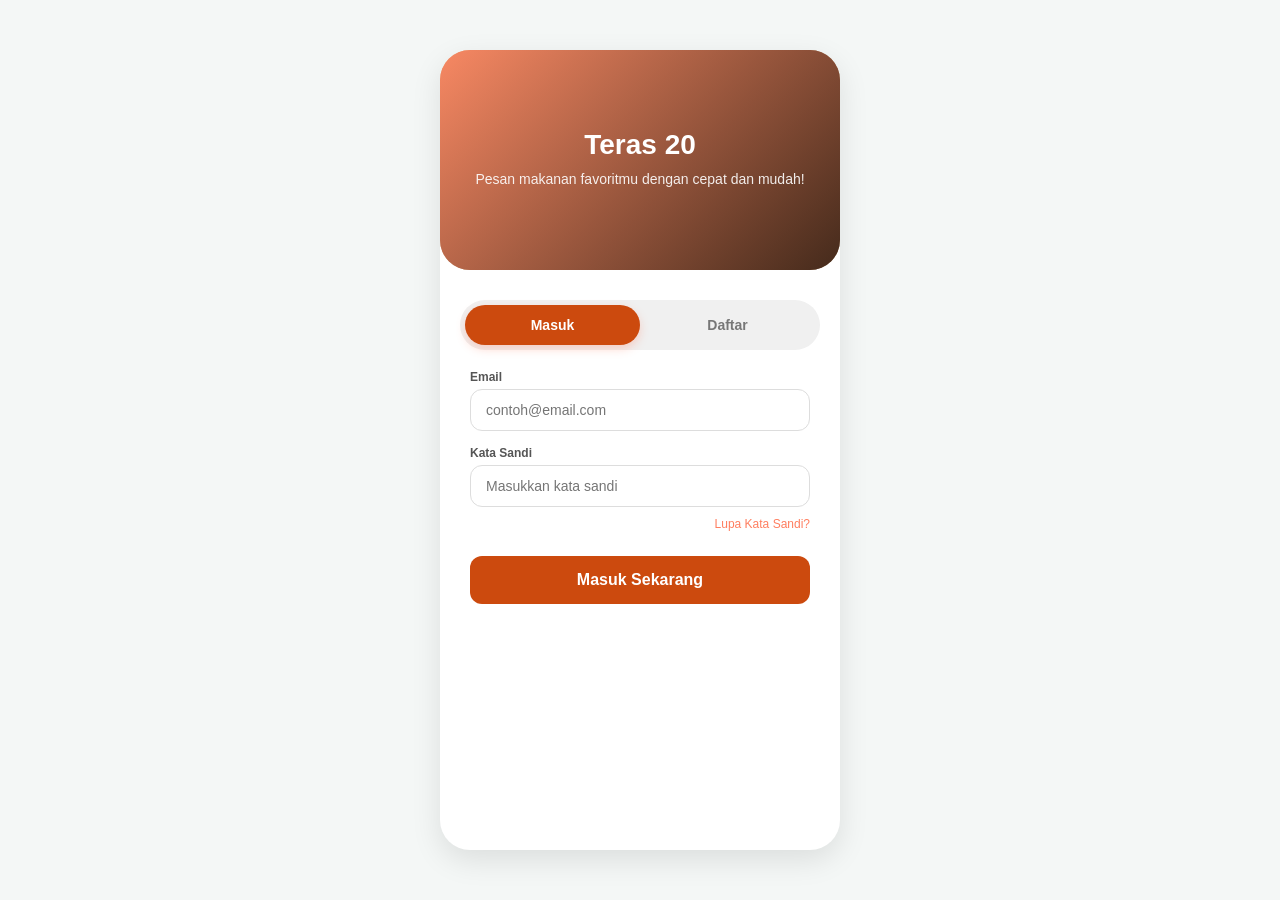
<file: index.html>
<!DOCTYPE html>
<html lang="id">
<head>
    <meta charset="UTF-8">
    <meta name="viewport" content="width=device-width, initial-scale=1.0">
    <title>Login & Daftar - Pemesanan Makanan</title>
    <link rel="stylesheet" href="index_style.css">
    <style>
        .submit-btn:disabled {
            background: #ccc !important;
            cursor: not-allowed;
            box-shadow: none !important;
        }

        /* ==========================================================================
           GAYA TAMBAHAN UNTUK IMAGE SLIDER
           ========================================================================== */
        .landing-header {
            position: relative; /* Wajib agar slide dan overlay bisa memposisikan diri */
            overflow: hidden;   /* Menyembunyikan gambar yang keluar jalur radius */
            padding: 60px 20px 40px;
            text-align: center;
            border-bottom-left-radius: 30px;
            border-bottom-right-radius: 30px;
            margin-bottom: 30px;
            min-height: 220px;
        }

        /* Container utama slide */
        .slider-container {
            position: absolute;
            top: 0;
            left: 0;
            width: 100%;
            height: 100%;
            z-index: 0;
        }

        /* Pengaturan tiap gambar slide */
        .slide {
            position: absolute;
            top: 0;
            left: 0;
            width: 100%;
            height: 100%;
            background-size: cover;
            background-position: center;
            opacity: 0;
            transition: opacity 1s ease-in-out; /* Efek transisi halus saat berganti foto */
        }

        /* Menampilkan slide yang aktif */
        .slide.active {
            opacity: 1;
        }

        /* Lapisan Gelap/Gradasi transparan agar teks putih tetap kontras & terbaca */
        .slider-overlay {
            position: absolute;
            top: 0;
            left: 0;
            width: 100%;
            height: 100%;
            background: linear-gradient(135deg, rgba(255, 126, 95, 0.75), rgba(45, 26, 22, 0.75));
            z-index: 1;
        }

        /* Konten teks harus berada di lapisan paling atas */
        .header-content {
            position: relative;
            z-index: 2;
            color: white;
        }
    </style>
</head>
<body>

<div class="app-container">

    <header class="landing-header">
        <div class="slider-container">
            <div class="slide active" style="background-image: url('https://i.pinimg.com/1200x/d3/7b/f1/d37bf17c96e03b533f0f4b1c9b130011.jpg');"></div>
            <div class="slide" style="background-image: url('https://i.pinimg.com/1200x/3f/6f/d5/3f6fd55b47e3d64712d39be435cecbad.jpg');"></div>
            <div class="slide" style="background-image: url('https://i.pinimg.com/736x/a6/02/56/a60256f8d4f3e6773fbcfb9c1fbec35c.jpg');"></div>
        </div>
        
        <div class="slider-overlay"></div>

        <div class="header-content">
            <span class="emoji"></span>
            <h1>Teras 20</h1>
            <p>Pesan makanan favoritmu dengan cepat dan mudah!</p>
        </div>
    </header>

    <div class="auth-toggle">
        <button class="toggle-btn active" id="btn-login" onclick="switchTab('login')">Masuk</button>
        <button class="toggle-btn" id="btn-register" onclick="switchTab('register')">Daftar</button>
    </div>

    <div class="form-container">
        
        <form id="form-login" class="auth-form active">
            <div class="input-group">
                <label for="login-email">Email</label>
                <input type="email" id="login-email" placeholder="contoh@email.com" required>
            </div>
            
            <div class="input-group">
                <label for="login-password">Kata Sandi</label>
                <input type="password" id="login-password" placeholder="Masukkan kata sandi" required>
            </div>

            <a href="#" class="forgot-password">Lupa Kata Sandi?</a>

            <button type="submit" class="submit-btn">Masuk Sekarang</button>
        </form>

        <form id="form-register" class="auth-form">
            <div class="input-group">
                <label for="reg-name">Nama Lengkap</label>
                <input type="text" id="reg-name" placeholder="Misal: Gita Astiya" required>
            </div>

            <div class="input-group">
                <label for="reg-email">Email</label>
                <input type="email" id="reg-email" placeholder="contoh@email.com" required>
            </div>
            
            <div class="input-group">
                <label for="reg-password">Kata Sandi</label>
                <input type="password" id="reg-password" placeholder="Buat kata sandi minimal 6 karakter" minlength="6" required>
            </div>

            <button type="submit" class="submit-btn">Buat Akun</button>
        </form>

    </div>

</div>

<script src="index.js"></script>

</body>
</html>
</file>
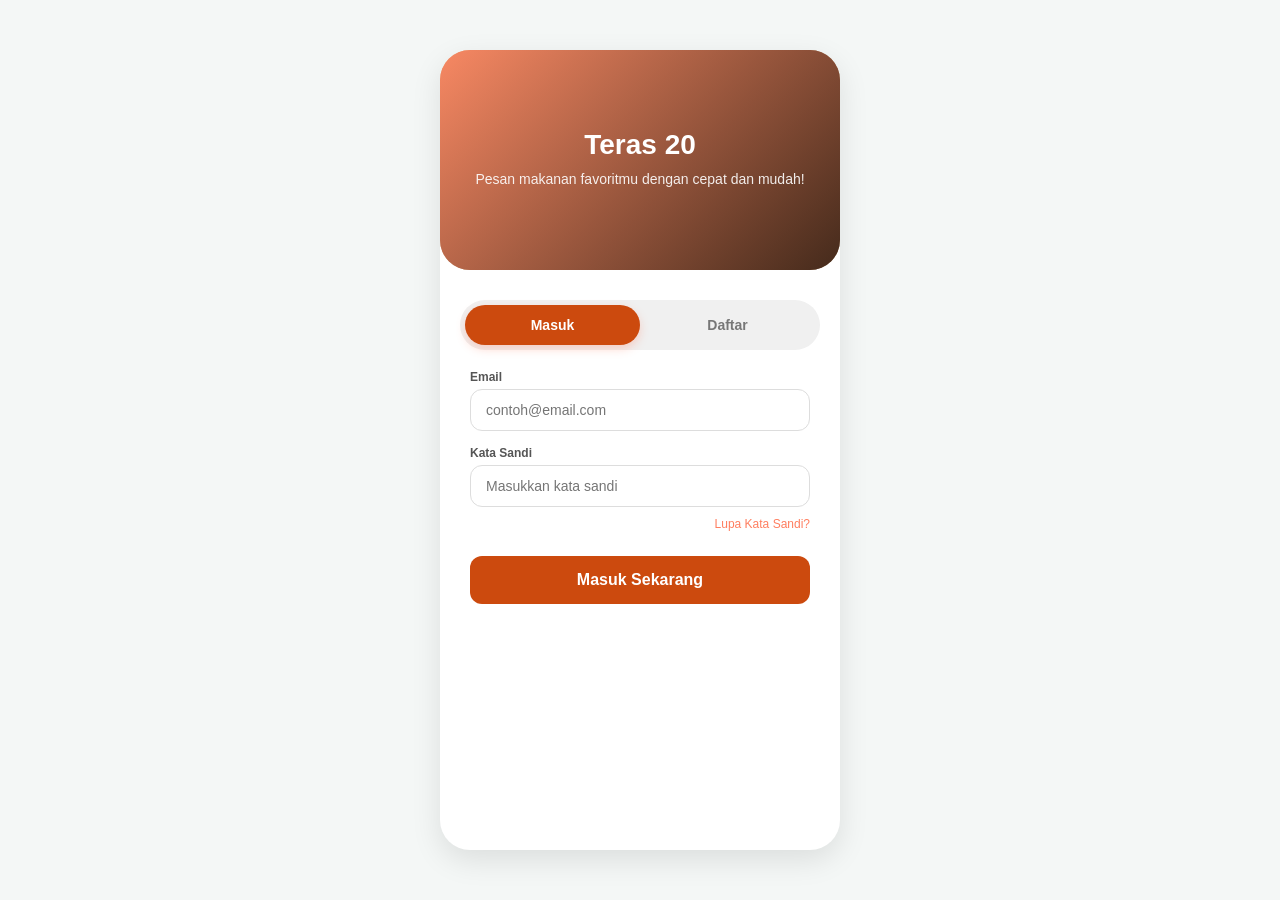
<file: chart.html>
<!DOCTYPE html>
<html lang="id">
<head>
    <meta charset="UTF-8">
    <meta name="viewport" content="width=device-width, initial-scale=1.0, maximum-scale=1.0, user-scalable=no">
    <title>Keranjang Belanja</title>
    <link rel="stylesheet" href="detail_pesanan.css"> 
    <style>
        /* Style Tambahan Keranjang */
        .cart-item {
            display: flex;
            align-items: center;
            justify-content: space-between;
            border-bottom: 1px solid #ddd;
            padding: 15px 0;
        }
        .cart-info {
            flex: 1;
            margin-right: 10px;
        }
        .cart-info h4 {
            margin: 0 0 5px 0;
            font-size: 16px;
        }
        .cart-info p {
            margin: 2px 0;
            font-size: 14px;
            color: #555;
        }

        .btn-hapus {
            background-color: #e74c3c;
            color: white;
            border: none;
            padding: 8px 12px;
            border-radius: 5px;
            cursor: pointer;
            font-size: 13px;
        }
        .btn-hapus:disabled {
            background-color: #bdc3c7;
        }

        .total-section {
            margin-top: 20px;
            padding-top: 15px;
            border-top: 2px solid #333;
            text-align: right;
        }

        /* Layout Tombol Aksi Bawah (Sejajar) */
        .bottom-actions {
            display: flex;
            gap: 10px;
            margin-top: 20px;
        }

        .btn-kembali {
            background-color: #7f8c8d;
            color: white;
            border: none;
            padding: 12px 15px;
            border-radius: 6px;
            text-decoration: none;
            text-align: center;
            flex: 1;
            font-size: 14px;
            display: inline-block;
        }

        .btn-lanjutkan-main {
            background-color: #2ecc71;
            color: white;
            border: none;
            padding: 12px 15px;
            border-radius: 6px;
            cursor: pointer;
            text-align: center;
            flex: 1;
            font-size: 14px;
            font-weight: 600;
        }
        .btn-lanjutkan-main:hover {
            background-color: #27ae60;
        }
        .btn-lanjutkan-main:disabled {
            background-color: #bdc3c7;
            cursor: not-allowed;
        }
    </style>
</head>
<body>
    <div class="app-container">
        <h2>Keranjang Belanja</h2>
        <p id="user-display" style="font-size: 14px; color: #7f8c8d; margin-bottom: 20px;"></p>

        <div id="cart-list">
            <p style="text-align: center; color: #7f8c8d;">Memuat isi keranjang...</p>
        </div>

        <div class="total-section" id="total-section" style="display: none;">
            <h3>Total Pembayaran: <span id="grand-total" style="color: #e74c3c;">Rp 0</span></h3>
        </div>

        <!-- Tombol Aksi Sejajar -->
        <div class="bottom-actions">
            <a href="landing_page.html" class="btn-kembali">← Kembali Belanja</a>
            <button id="btn-checkout" class="btn-lanjutkan-main">Lanjutkan Pembayaran →</button>
        </div>
    </div> <!-- Ditambahkan penutup app-container yang sempat hilang -->

    <script src="script_chart.js"></script>
</body>
</html>
</file>
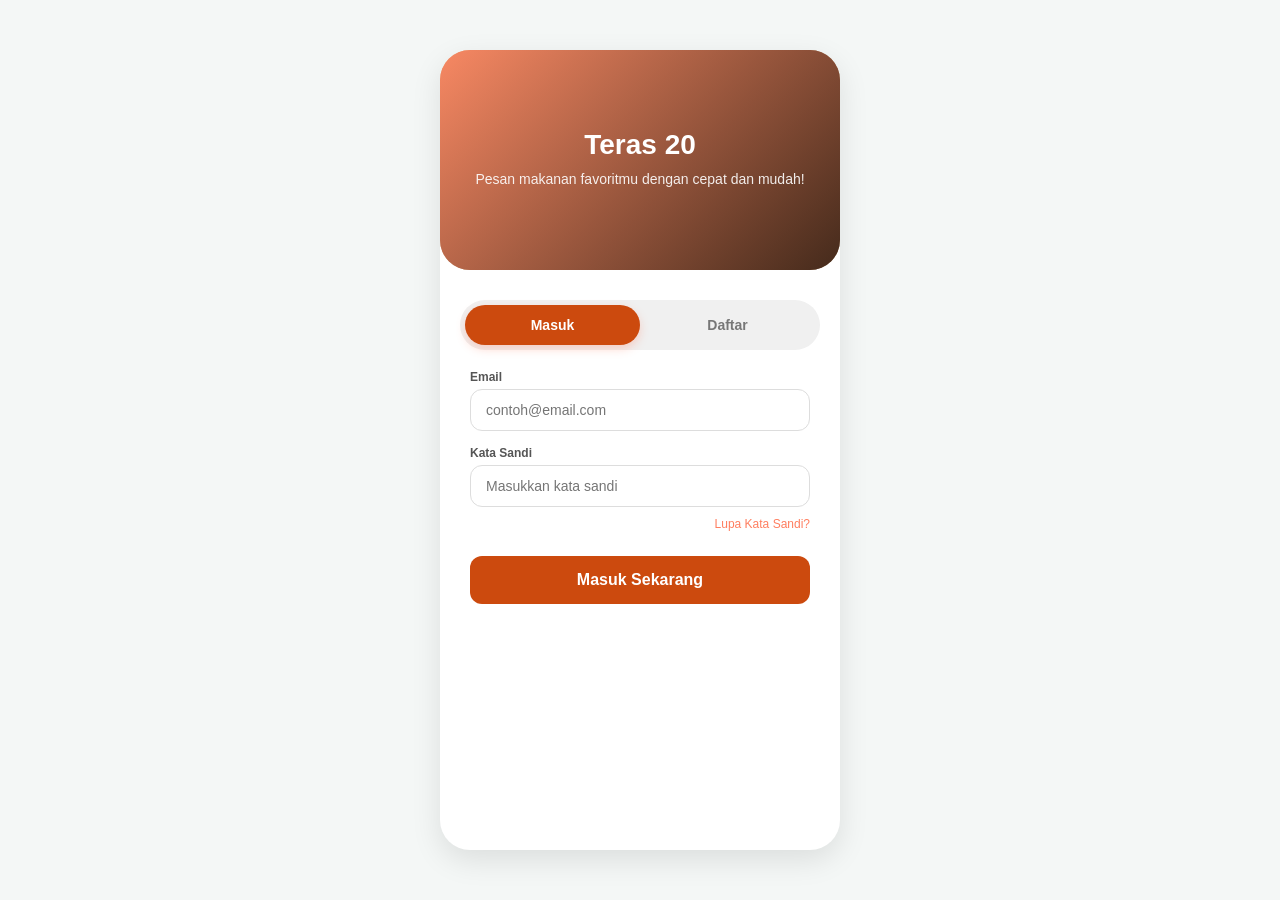
<file: detail_pesanan.html>
<!DOCTYPE html>
<html lang="id">
<head>
    <meta charset="UTF-8">
    <meta name="viewport" content="width=device-width, initial-scale=1.0, maximum-scale=1.0, user-scalable=no">
    <title>Detail Pemesanan</title>
    <link rel="stylesheet" href="detail_pesanan.css">
</head>
<body>
    <div class="app-container">
        <h2 id="nama-produk">Memuat...</h2>
        
        <img id="img-produk" src="" alt="Produk">
        
        <p id="harga-produk"></p>
        <p id="total-harga" style="font-weight: bold; color: #e74c3c; margin-top: 5px;"></p>
        
        <div class="qty-control">
            <button onclick="updateQty(-1)">-</button>
            <span id="qty">1</span>
            <button onclick="updateQty(1)">+</button>
        </div>
        
        <textarea id="catatan" placeholder="Tambahkan catatan (misal: pedas)"></textarea>
        
        <button id="btn-submit-order" onclick="submitOrder()">Tambah ke Keranjang</button>
    </div>
    <script src="script_detail.js"></script>
</body>
</html>
</file>
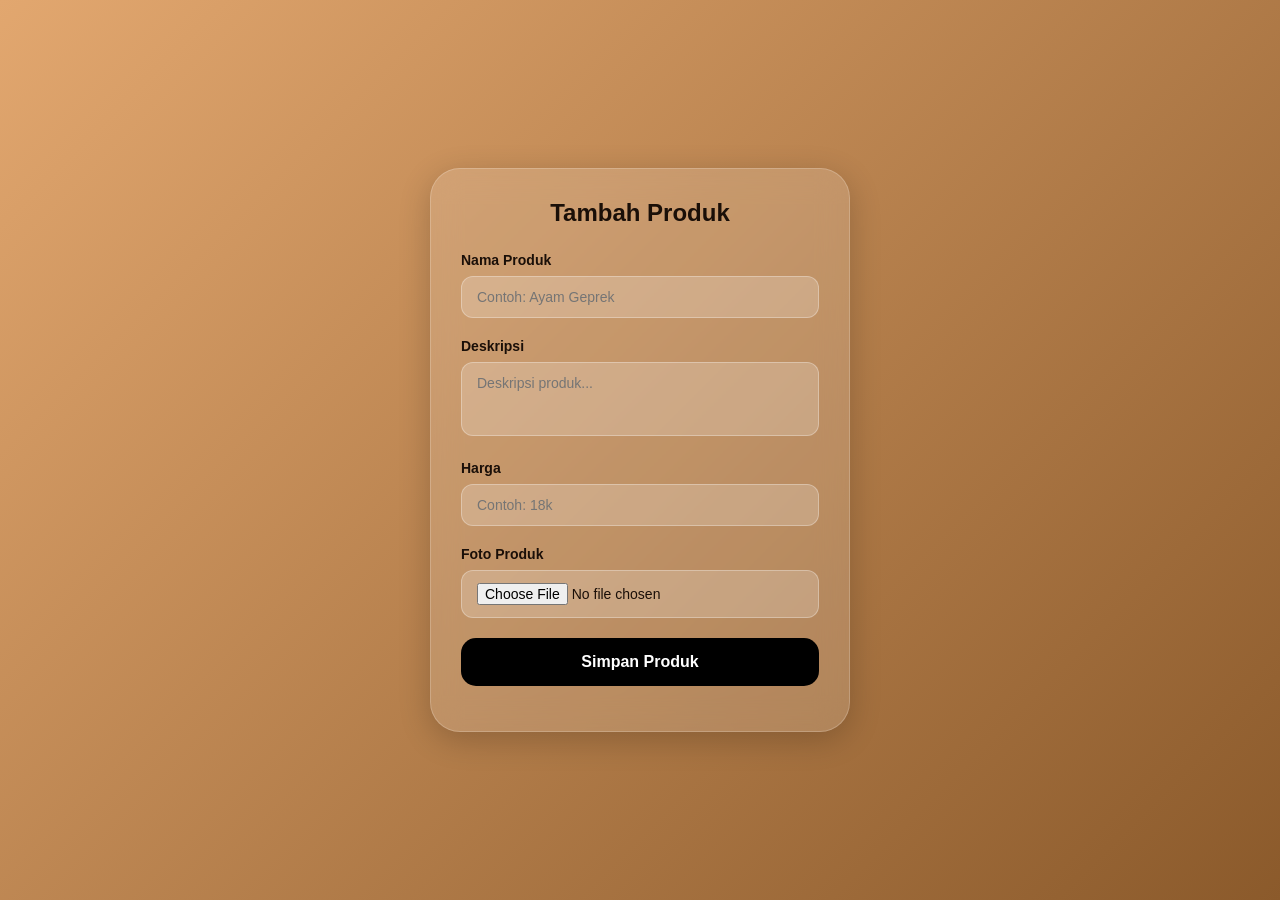
<file: input_produk.html>
<!DOCTYPE html>
<html lang="id">
<head>
    <meta charset="UTF-8">
    <meta name="viewport" content="width=device-width, initial-scale=1.0">
    <title>Input Produk</title>
    <link rel="stylesheet" href="input_produk.css">
</head>
<body>

<div class="glass-form">
    <h2>Tambah Produk</h2>

    <div class="input-group">
        <label>Nama Produk</label>
        <input type="text" id="nama" placeholder="Contoh: Ayam Geprek">
    </div>

    <div class="input-group">
        <label>Deskripsi</label>
        <textarea id="deskripsi" rows="3" placeholder="Deskripsi produk..."></textarea>
    </div>

    <div class="input-group">
        <label>Harga</label>
        <input type="text" id="harga" placeholder="Contoh: 18k">
    </div>

    <div class="input-group">
        <label>Foto Produk</label>
        <input type="file" id="gambar" accept="image/*">
        <div class="preview" id="previewBox">
            <img id="previewImg">
        </div>
    </div>

    <button class="btn-save" id="btnSubmit">
        Simpan Produk
    </button>

    <p id="status"></p>
</div>

<script src="input_produk.js"></script>

</body>
</html>
</file>
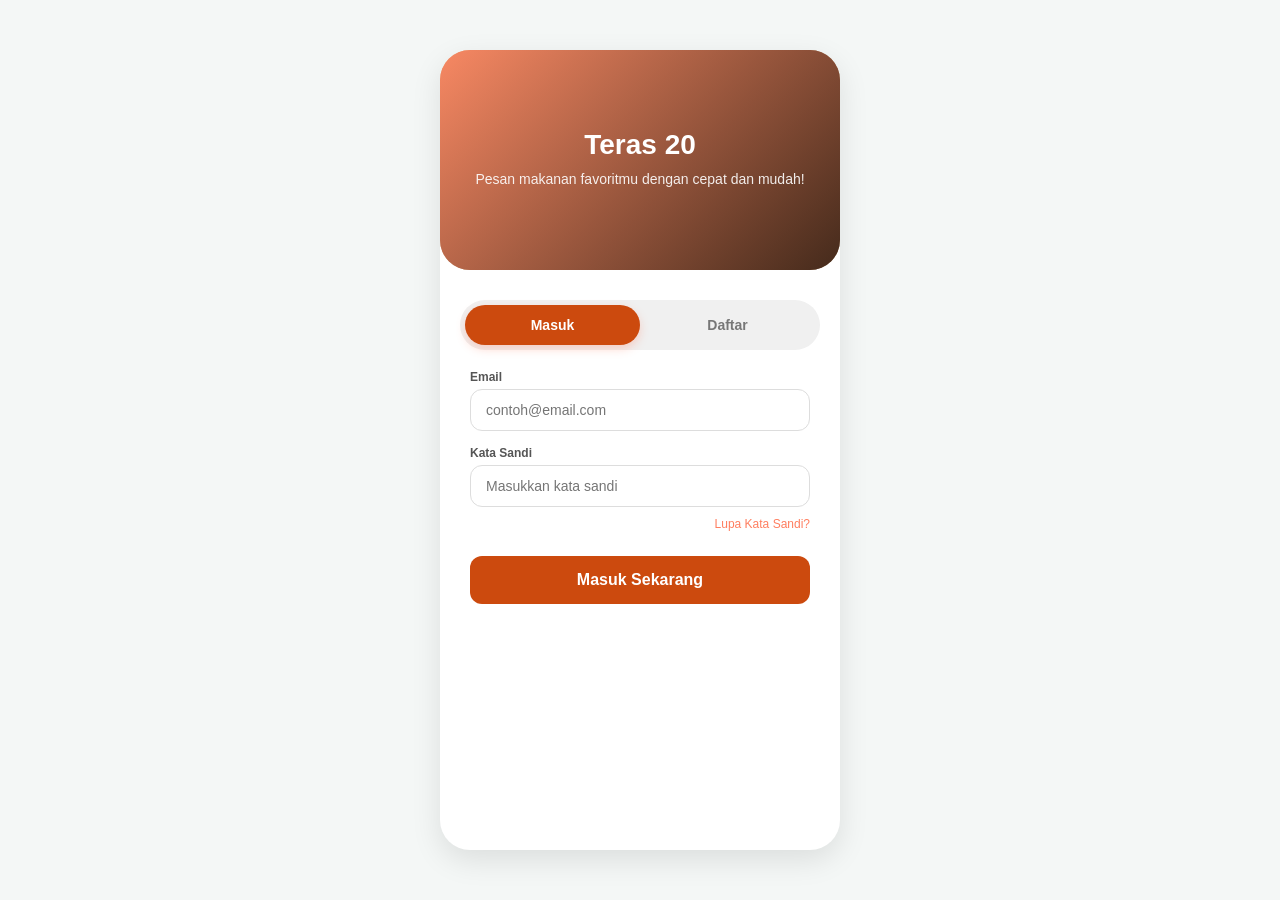
<file: landing_page.html>
<!DOCTYPE html>
<html lang="id">
<head>
    <meta charset="UTF-8">
    <meta name="viewport" content="width=device-width, initial-scale=1.0">
    <title>Pemesanan Makanan</title>
    <link rel="stylesheet" href="landing_page.css">
</head>
<body>

<div class="app-container">

    <header class="header">
        <div class="top-bar">
            <div class="menu-icon">
                <span></span>
                <span></span>
            </div>
            <div class="profile-pic"></div>
        </div>
        <h1 id="user-greeting">Hallo Pelanggan !</h1>
        <p class="subtitle">apa yang ingin Anda makan hari ini?</p>
    </header>

    <div class="search-container">
        <input type="text" class="search-input" placeholder="Cari makanan favoritmu..." id="search-food">
        <button class="search-btn" onclick="jalankanPencarian()">
            <svg viewBox="0 0 24 24">
                <circle cx="11" cy="11" r="8"></circle>
                <line x1="21" y1="21" x2="16.65" y2="16.65"></line>
            </svg>
        </button>
    </div>

    <div class="food-grid" id="product-grid">
        <p style="grid-column: span 2; text-align:center; color:#1a0f08; font-weight:600;">Memuat menu...</p>
    </div>

    <footer class="bottom-nav">
        <div class="nav-item">
            <svg viewBox="0 0 24 24">
                <path d="M3 9l9-7 9 7v11a2 2 0 0 1-2 2H5a2 2 0 0 1-2-2z"></path>
                <polyline points="9 22 9 12 15 12 15 22"></polyline>
            </svg>
            <span>Home</span>
        </div>
        
     <a href="chart.html" class="nav-item" style="text-decoration: none; color: inherit; cursor: pointer; position: relative;">
    <div style="position: relative; display: inline-block;">
        <svg viewBox="0 0 24 24" width="24" height="24">
            <rect x="6" y="7" width="12" height="12" rx="2"></rect>
            <path d="M9 7V5a3 3 0 0 1 6 0v2"></path>
        </svg>
        
        <!-- Span Badge dengan class cart-badge -->
        <span id="cart-badge" class="cart-badge" style="display: none;">0</span>
    </div>
    <span>Cart</span>
</a>
        
      <a href="transaksi.html" class="nav-item" style="text-decoration: none; color: inherit; cursor: pointer;">
    <svg viewBox="0 0 24 24">
        <rect x="4" y="4" width="16" height="16" rx="2"></rect>
        <line x1="9" y1="9" x2="15" y2="9"></line>
        <line x1="9" y1="13" x2="15" y2="13"></line>
        <line x1="9" y1="17" x2="13" y2="17"></line>
    </svg>
    <span>Orders</span>
</a>
        
        <div class="nav-item active" onclick="logout()" style="cursor: pointer;">
            <svg viewBox="0 0 24 24">
                <path d="M9 21H5a2 2 0 0 1-2-2V5a2 2 0 0 1 2-2h4"></path>
                <polyline points="16 17 21 12 16 7"></polyline>
                <line x1="21" y1="12" x2="9" y2="12"></line>
            </svg>
            <span>Logout</span>
        </div>
    </footer>
</div>

<script src="script_landing.js"></script>

</body>
</html>
</file>
<file: index_style.css>
/* Proteksi tambahan untuk browser yang bandel */
html {
    background-color: #ffffff !important;
    color-scheme: light only;
    color: #000000 !important;
}

/* Mematikan fitur invert warna otomatis pada semua elemen */
* {
    -webkit-text-size-adjust: 100%;
    scrollbar-color: #e96711 #ffffff;
}
/* === RESET & VARIABEL === */
* {
    box-sizing: border-box;
    margin: 0;
    padding: 0;
    font-family: 'Segoe UI', Tahoma, Geneva, Verdana, sans-serif;
}

body {
    background-color: #f4f7f6;
    display: flex;
    justify-content: center;
    align-items: center;
    min-height: 100vh;
}

/* === CONTAINER APLIKASI === */
.app-container {
    width: 100%;
    max-width: 400px;
    background-color: #ffffff;
    min-height: 100vh;
    position: relative;
    box-shadow: 0 10px 30px rgba(0, 0, 0, 0.1);
    overflow: hidden;
    display: flex;
    flex-direction: column;
}

@media (min-width: 450px) {
    .app-container {
        min-height: 800px;
        border-radius: 30px;
        margin: 20px 0;
    }
}

/* === HEADER LANDING PAGE === */
.landing-header {
    background: linear-gradient(135deg, #e2a76f 0%, #8b5a2b 100%);
    color: white;
    padding: 60px 20px 40px;
    text-align: center;
    border-bottom-left-radius: 30px;
    border-bottom-right-radius: 30px;
    margin-bottom: 30px;
}

.landing-header h1 {
    font-size: 28px;
    margin-bottom: 10px;
}

.landing-header .emoji {
    font-size: 50px;
    margin-bottom: 15px;
    display: inline-block;
}

.landing-header p {
    font-size: 14px;
    opacity: 0.9;
}

/* === TOGGLE MENU (LOGIN / DAFTAR) === */
.auth-toggle {
    display: flex;
    justify-content: center;
    margin: 0 20px 20px;
    background: #f0f0f0;
    border-radius: 30px;
    padding: 5px;
}

.toggle-btn {
    flex: 1;
    padding: 12px 0;
    border: none;
    background: transparent;
    border-radius: 25px;
    font-size: 14px;
    font-weight: 600;
    color: #777;
    cursor: pointer;
    transition: all 0.3s ease;
}

.toggle-btn.active {
    background: #cc4a0e;
    color: white;
    box-shadow: 0 4px 10px rgba(255, 126, 95, 0.3);
}

/* === FORM CONTAINER === */
.form-container {
    padding: 0 30px;
    flex: 1;
    display: flex;
    flex-direction: column;
}

.auth-form {
    display: none;
    flex-direction: column;
    animation: fadeIn 0.4s ease-in-out;
}

.auth-form.active {
    display: flex;
}

/* Input Styling */
.input-group {
    margin-bottom: 15px;
}

.input-group label {
    display: block;
    font-size: 12px;
    font-weight: 600;
    color: #555;
    margin-bottom: 5px;
}

.input-group input {
    width: 100%;
    padding: 12px 15px;
    border: 1px solid #ddd;
    border-radius: 12px;
    font-size: 14px;
    transition: all 0.3s;
    outline: none;
}

.input-group input:focus {
    border-color: #8b5a2b;
    box-shadow: 0 0 0 3px rgba(255, 126, 95, 0.1);
}

/* Tombol Aksi */
.submit-btn {
    background: #cc4a0e;
    color: white;
    border: none;
    padding: 15px;
    border-radius: 12px;
    font-size: 16px;
    font-weight: bold;
    margin-top: 10px;
    cursor: pointer;
    transition: 0.3s;
}

.submit-btn:hover {
    background: #e66a4f;
}

/* Lupa Password */
.forgot-password {
    text-align: right;
    font-size: 12px;
    color: #ff7e5f;
    margin-top: -5px;
    margin-bottom: 15px;
    text-decoration: none;
}

/* Animasi */
@keyframes fadeIn {
    from { opacity: 0; transform: translateY(10px); }
    to { opacity: 1; transform: translateY(0); }
}
</file>
<file: detail_pesanan.css>
/* ==========================================================================
   DETAIL PESANAN - RESPONSIVE & STABLE
   ========================================================================== */
/* Proteksi tambahan untuk browser yang bandel */
html {
    background-color: #ffffff !important;
    color-scheme: light only;
    color: #000000 !important;
}

/* Mematikan fitur invert warna otomatis pada semua elemen */
* {
    -webkit-text-size-adjust: 100%;
    scrollbar-color: #e96711 #ffffff;
}
/* 1. Paksa Browser agar tidak melakukan auto-invert warna */
:root {
    color-scheme: light; 
}

* {
    margin: 0;
    padding: 0;
    box-sizing: border-box;
    font-family: 'Segoe UI', Roboto, Helvetica, Arial, sans-serif;
    -webkit-tap-highlight-color: transparent; /* Hilangkan efek kotak saat klik di HP */
}

body {
    background: linear-gradient(135deg, #e96711 0%, #8b5a2b 100%);
    background-attachment: fixed;
    min-height: 100vh;
    display: flex;
    justify-content: center;
    align-items: center;
    padding: 20px;
    /* Mencegah browser melakukan invert warna pada body */
    filter: none; 
}

.app-container {
    width: 100%;
    max-width: 400px;
    background: #ffffff; /* Menggunakan solid white agar konsisten di semua mode */
    padding: 25px;
    border-radius: 30px;
    box-shadow: 0 10px 30px rgba(0,0,0,0.15);
}

/* Detail Produk */
#nama-produk {
    font-size: 22px;
    font-weight: 800;
    margin-bottom: 15px;
    color: #1a0f08;
    line-height: 1.2;
}

#img-produk {
    width: 100%;
    height: 200px;
    object-fit: cover;
    border-radius: 20px;
    margin-bottom: 20px;
    display: block;
    background-color: #f0f0f0; /* Placeholder jika gambar belum loading */
}

#harga-produk {
    font-size: 18px;
    font-weight: 800;
    color: #d35400;
    margin-bottom: 20px;
}

/* Kontrol Kuantitas */
.qty-control {
    display: flex;
    align-items: center;
    justify-content: center;
    gap: 20px;
    margin-bottom: 25px;
    background: #fdf2e9;
    padding: 8px;
    border-radius: 15px;
}

.qty-control button {
    width: 40px;
    height: 40px;
    border: none;
    border-radius: 12px;
    background: #25211e;
    color: white;
    font-size: 20px;
    cursor: pointer;
    transition: transform 0.1s;
}

.qty-control button:active {
    transform: scale(0.95);
}

#qty {
    font-size: 18px;
    font-weight: 700;
    color: #1a0f08;
    min-width: 30px;
    text-align: center;
}

/* Catatan & Tombol */
#catatan {
    width: 100%;
    height: 80px;
    padding: 12px;
    border: 1px solid #ddd;
    border-radius: 15px;
    margin-bottom: 20px;
    resize: none;
    font-size: 14px;
    outline: none;
    color: #333;
}

#catatan:focus {
    border-color: #e96711;
}

#btn-submit-order {
    width: 100%;
    padding: 16px;
    background-color: #25211e;
    color: #ffffff;
    border: none;
    border-radius: 15px;
    font-size: 16px;
    font-weight: 700;
    cursor: pointer;
    transition: background 0.2s;
}

#btn-submit-order:hover {
    background-color: #000000;
}
</file>
<file: input_produk.css>
/* Proteksi tambahan untuk browser yang bandel */
html {
    background-color: #ffffff !important;
    color-scheme: light only;
    color: #000000 !important;
}

/* Mematikan fitur invert warna otomatis pada semua elemen */
* {
    -webkit-text-size-adjust: 100%;
    scrollbar-color: #e96711 #ffffff;
}

        *{
            margin:0;
            padding:0;
            box-sizing:border-box;
            font-family:'Segoe UI',sans-serif;
        }

        body{

            background:
                linear-gradient(
                    135deg,
                    #e2a76f 0%,
                    #8b5a2b 100%
                );

            min-height:100vh;

            display:flex;

            justify-content:center;

            align-items:center;

            padding:20px;
        }

        .glass-form{

            width:100%;

            max-width:420px;

            background:
                rgba(255,255,255,0.15);

            backdrop-filter:blur(15px);

            -webkit-backdrop-filter:blur(15px);

            border:
                1px solid rgba(255,255,255,0.2);

            border-radius:30px;

            padding:30px;

            box-shadow:
                0 8px 32px rgba(0,0,0,0.2);

            color:#1a0f08;
        }

        h2{

            text-align:center;

            margin-bottom:25px;

            font-weight:800;
        }

        .input-group{
            margin-bottom:20px;
        }

        label{

            display:block;

            margin-bottom:8px;

            font-size:14px;

            font-weight:600;
        }

        input,
        textarea{

            width:100%;

            padding:12px 15px;

            border-radius:12px;

            border:
                1px solid rgba(255,255,255,0.3);

            background:
                rgba(255,255,255,0.2);

            color:#1a0f08;

            outline:none;

            font-size:14px;
        }

        textarea{
            resize:none;
        }

        input:focus,
        textarea:focus{

            border-color:#fff;
        }

        .btn-save{

            width:100%;

            padding:15px;

            background:#000;

            color:#fff;

            border:none;

            border-radius:15px;

            font-size:16px;

            font-weight:700;

            cursor:pointer;

            transition:0.3s;
        }

        .btn-save:hover{
            opacity:0.9;
        }

        .btn-save:disabled{

            background:#555;

            cursor:not-allowed;
        }

        #status{

            margin-top:15px;

            text-align:center;

            font-size:14px;

            font-weight:600;
        }

        .preview{

            width:100%;

            height:220px;

            margin-top:12px;

            border-radius:15px;

            overflow:hidden;

            display:none;

            border:
                1px solid rgba(255,255,255,0.2);
        }

        .preview img{

            width:100%;

            height:100%;

            object-fit:cover;
        }
</file>
<file: landing_page.css>
/* Proteksi tambahan untuk browser yang bandel */
html {
    background-color: #ffffff !important;
    color-scheme: light only;
    color: #000000 !important;
}

/* Mematikan fitur invert warna otomatis pada semua elemen */
* {
    -webkit-text-size-adjust: 100%;
    scrollbar-color: #e96711 #ffffff;
}
/* Reset & Base Styles */
* {
    margin: 0;
    padding: 0;
    box-sizing: border-box;
    -webkit-tap-highlight-color: transparent;
}

body {
    font-family: 'Segoe UI', Roboto, Helvetica, Arial, sans-serif;
    background: linear-gradient(135deg, #e96711 0%, #8b5a2b 100%);
    background-attachment: fixed;
    min-height: 100vh;
    display: flex;
    justify-content: center;
    align-items: flex-start;
    padding: 20px 0;
}

.app-container {
    width: 100%;
    max-width: 400px;
    padding: 20px;
    position: relative;
    padding-bottom: 100px;
}

/* Header */
.top-bar {
    display: flex;
    justify-content: space-between;
    align-items: center;
    margin-bottom: 20px;
}

.menu-icon {
    display: flex;
    flex-direction: column;
    gap: 4px;
}

.menu-icon span {
    display: block;
    width: 20px;
    height: 2px;
    background: #000;
}

.profile-pic {
    width: 45px;
    height: 45px;
    background: #000;
    border-radius: 50%;
    box-shadow: 0 4px 10px rgba(0,0,0,0.2);
}

h1 {
    font-size: 24px;
    font-weight: 800;
    color: #1a0f08;
}

.subtitle {
    font-size: 14px;
    opacity: 0.7;
    margin-bottom: 25px;
    color: #1a0f08;
}

/* ==========================================================================
   Search Bar (Ukuran Diperkecil & Lebih Ramping)
   ========================================================================== */
.search-container {
    display: flex;
    align-items: center;
    background-color: #ffffff;
    border-radius: 50px;
    padding: 4px 4px 4px 16px;     /* Diperkecil agar lebih ramping (sebelumnya 6px 6px 6px 20px) */
    margin-bottom: 25px;
    box-shadow: 0 6px 20px rgba(0, 0, 0, 0.06); /* Shadow dibuat sedikit lebih tipis */
    width: 100%;
}

.search-input {
    flex: 1;
    border: none;
    background: transparent;
    outline: none;
    font-size: 14px;               /* Ukuran teks diperkecil (sebelumnya 15px) */
    color: #1a0f08;
    padding-right: 10px;
}

/* Mengatur warna teks hint/placeholder */
.search-input::placeholder {
    color: #9e9e9e;
    font-weight: 400;
}

.search-btn {
    background-color: #25211e;
    border: none;
    width: 36px;                   /* Diameter tombol bulat diperkecil (sebelumnya 44px) */
    height: 36px;                  /* Diameter tombol bulat diperkecil (sebelumnya 44px) */
    border-radius: 50%;
    display: flex;
    justify-content: center;
    align-items: center;
    cursor: pointer;
    transition: all 0.2s ease;
    flex-shrink: 0;
}

.search-btn:hover {
    background-color: #000000;
    transform: scale(1.02);
}

/* Pengaturan Ikon SVG Kaca Pembesar di Dalam Tombol */
.search-btn svg {
    width: 15px;                   /* Ukuran ikon disesuaikan proporsinya (sebelumnya 18px) */
    height: 15px;                  /* Ukuran ikon disesuaikan proporsinya (sebelumnya 18px) */
    fill: none;
    stroke: #ffffff;
    stroke-width: 2.5;
    stroke-linecap: round;
    stroke-linejoin: round;
}
/* ==========================================================================
   Food Grid
   ========================================================================== */
.food-grid {
    display: grid;
    grid-template-columns: 1fr 1fr;
    gap: 15px;
    margin-bottom: 25px;
}

.food-card {
    position: relative;
    padding-top: 50px;
}

.food-image-wrapper {
    position: absolute;
    top: 0;
    left: 50%;
    transform: translateX(-50%);
    width: 100px;
    height: 100px;
    z-index: 2;
}

.food-image-wrapper img {
    width: 100%;
    height: 100%;
    border-radius: 50%;
    object-fit: cover; /* Penting agar gambar tidak gepeng */
    border: 4px solid rgba(255, 255, 255, 0.3);
    box-shadow: 0 8px 16px rgba(0,0,0,0.2);
}

.glass-content {
    background: rgba(255, 255, 255, 0.15);
    backdrop-filter: blur(15px);
    -webkit-backdrop-filter: blur(15px);
    border: 1px solid rgba(255, 255, 255, 0.2);
    border-radius: 25px;
    padding: 60px 12px 12px 12px;
    height: 100%;
    display: flex;
    flex-direction: column;
    justify-content: space-between;
    min-height: 200px;
}

.food-card h3 {
    font-size: 15px;
    font-weight: 700;
    color: #1a0f08;
    margin-bottom: 4px;
}

.food-card p {
    font-size: 10px;
    line-height: 1.3;
    color: #1a0f08;
    opacity: 0.8;
    margin-bottom: 10px;
}

.card-footer {
    display: flex;
    justify-content: space-between;
    align-items: center;
}

.price {
    font-weight: 800;
    font-size: 13px;
    color: #1a0f08;
}

.add-btn {
    background: #000;
    color: #fff;
    border: none;
    width: 28px;
    height: 28px;
    border-radius: 8px;
    font-size: 18px;
    cursor: pointer;
}

/* ==========================================================================
   Bottom Nav - Desain Minimalis Putih Sesuai Gambar
   ========================================================================== */
.bottom-nav {
    position: fixed;
    bottom: 20px;
    left: 20px;
    right: 20px;
    max-width: 360px;
    margin: 0 auto;
    background: #ffffff; /* Mengubah latar belakang menjadi putih bersih */
    border-radius: 24px; /* Sudut membulat tebal sesuai gambar */
    padding: 12px 10px;
    display: flex;
    justify-content: space-around;
    align-items: center;
    box-shadow: 0 10px 30px rgba(0, 0, 0, 0.06); /* Shadow halus dan transparan */
    z-index: 100;
}

.nav-item {
    display: flex;
    flex-direction: column;
    align-items: center;
    gap: 6px; /* Jarak antara ikon dan tulisan teks */
    color: #8e8e93; /* Warna abu-abu saat menu tidak aktif */
    font-size: 12px;
    font-weight: 500;
    text-decoration: none;
    transition: all 0.2s ease;
    flex: 1;
    text-align: center;
}

/* Pengaturan Ikon SVG */
.nav-item svg {
    width: 24px;
    height: 24px;
    fill: none;
    stroke: currentColor;
    stroke-width: 2;
    stroke-linecap: round;
    stroke-linejoin: round;
}

/* Keadaan Aktif (Sama seperti menu aktif di gambar) */
.nav-item.active {
    color: #1c1c1e; /* Warna hitam legam saat aktif */
    font-weight: 700; /* Teks menjadi lebih tebal */
}

.cart-badge {
    position: absolute;
    top: -5px;
    right: -8px;
    background-color: #ff3b30;
    color: white;
    font-size: 11px;
    font-weight: bold;
    border-radius: 50%;
    padding: 2px 6px;
    min-width: 18px;
    height: 18px;
    display: flex;
    align-items: center;
    justify-content: center;
    box-shadow: 0 2px 4px rgba(0, 0, 0, 0.2);
    line-height: 1;
}
</file>
